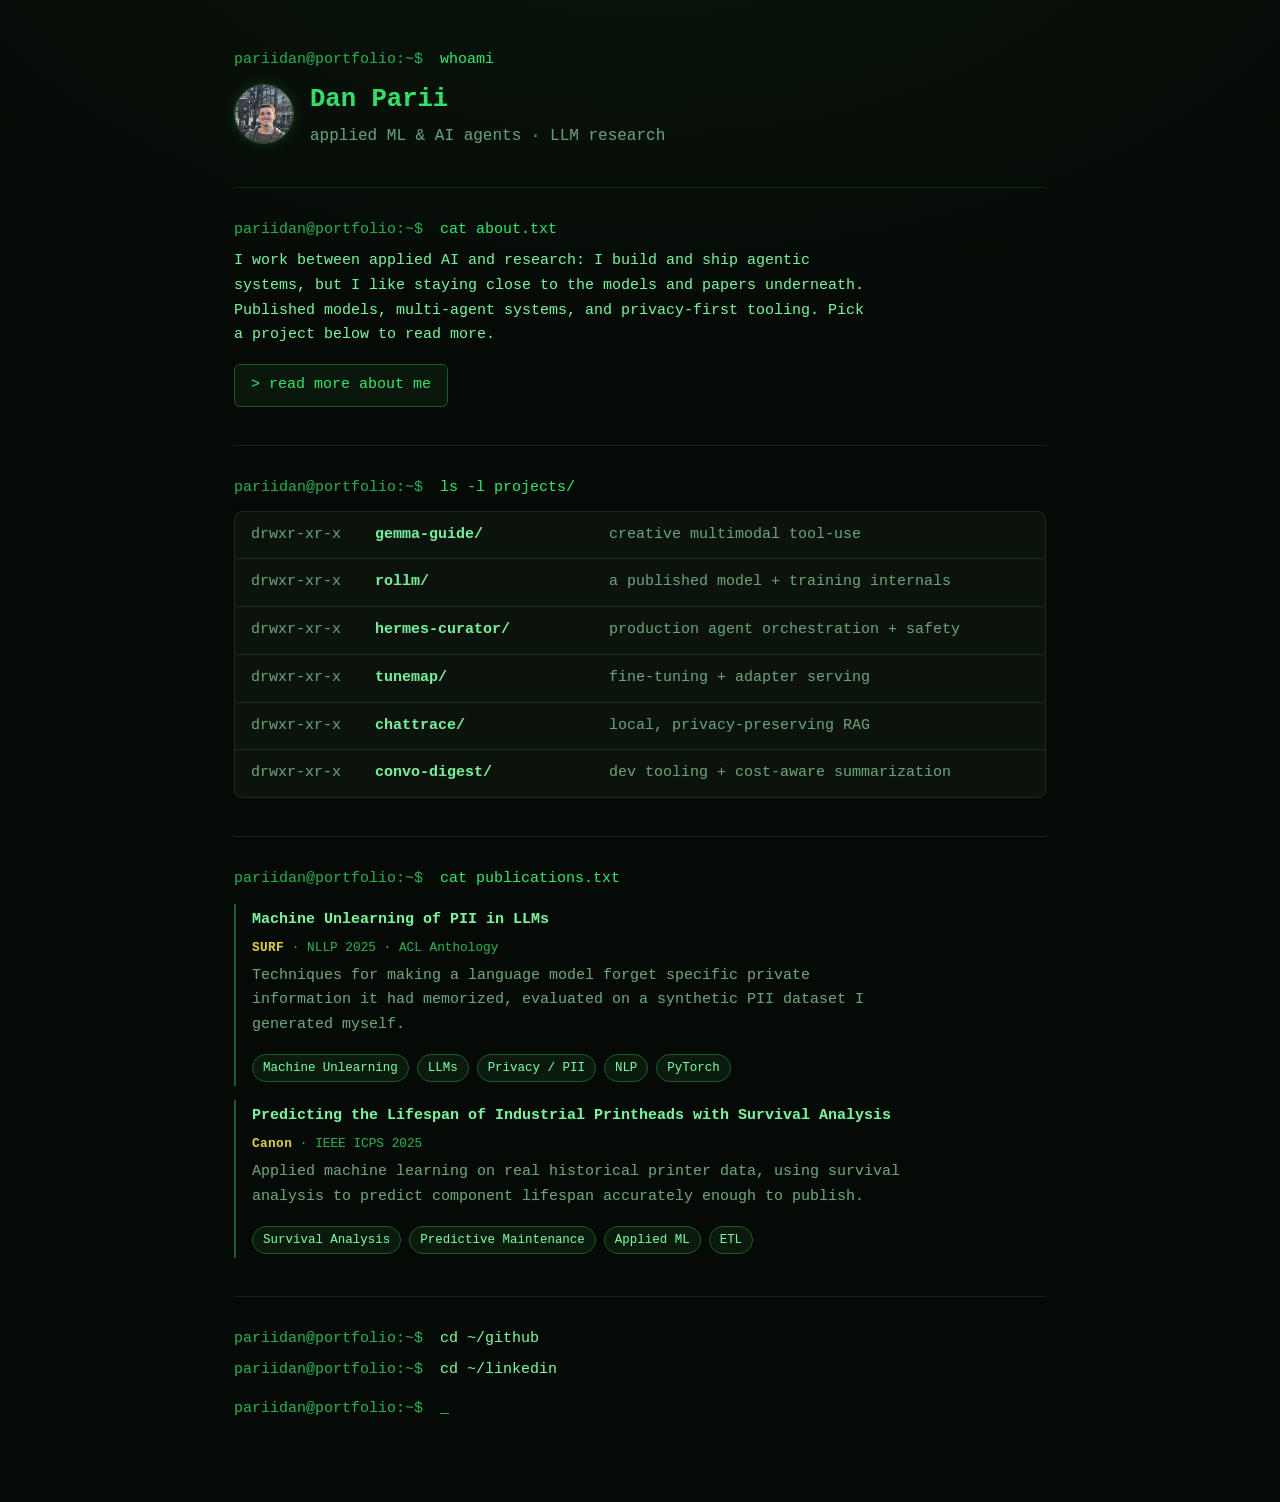
<file: index.html>
<!doctype html>
<html lang="en">
<head>
  <meta charset="utf-8" />
  <meta name="viewport" content="width=device-width, initial-scale=1" />
  <title>Dan Parii · ~/projects</title>
  <meta name="description" content="Projects and publications in applied ML, LLMs, and AI agents by Dan Parii." />
  <link rel="icon" type="image/svg+xml" href="assets/favicon.svg" />
  <meta property="og:type" content="website" />
  <meta property="og:title" content="Dan Parii · ~/projects" />
  <meta property="og:description" content="Projects and publications in applied ML, LLMs, and AI agents by Dan Parii." />
  <meta property="og:image" content="https://pariidandke.github.io/assets/og.png" />
  <meta property="og:url" content="https://pariidandke.github.io/" />
  <meta name="twitter:card" content="summary_large_image" />
  <meta name="twitter:title" content="Dan Parii · ~/projects" />
  <meta name="twitter:description" content="Projects and publications in applied ML, LLMs, and AI agents by Dan Parii." />
  <meta name="twitter:image" content="https://pariidandke.github.io/assets/og.png" />
  <link rel="stylesheet" href="style.css" />
</head>
<body class="crt">
  <div class="scanlines" aria-hidden="true"></div>

<main class="terminal">

  <div class="term-line"><span class="prompt">pariidan@portfolio:~$</span> whoami</div>
  <div class="idline">
    <img class="avatar" src="assets/me/photo.jpg" alt="Dan Parii" />
    <div class="idtext">
      <div class="term-out name">Dan Parii</div>
      <div class="term-out tagline-line muted">applied ML &amp; AI agents · LLM research</div>
    </div>
  </div>

  <div class="term-line"><span class="prompt">pariidan@portfolio:~$</span> cat about.txt</div>
  <div class="term-out">I work between applied AI and research: I build and ship agentic systems, but
  I like staying close to the models and papers underneath. Published models, multi-agent systems,
  and privacy-first tooling. Pick a project below to read more.</div>
  <div class="term-out"><a class="btn" href="about.html">&gt; read more about me</a></div>

  <div class="term-line"><span class="prompt">pariidan@portfolio:~$</span> ls -l projects/</div>
  <div class="listing">
    <a class="entry" href="projects/gemma-guide.html">
      <span class="perm">drwxr-xr-x</span><span class="dir">gemma-guide/</span><span class="beat">creative multimodal tool-use</span>
    </a>
    <a class="entry" href="projects/rollm.html">
      <span class="perm">drwxr-xr-x</span><span class="dir">rollm/</span><span class="beat">a published model + training internals</span>
    </a>
    <a class="entry" href="projects/hermes-curator.html">
      <span class="perm">drwxr-xr-x</span><span class="dir">hermes-curator/</span><span class="beat">production agent orchestration + safety</span>
    </a>
    <a class="entry" href="projects/tunemap.html">
      <span class="perm">drwxr-xr-x</span><span class="dir">tunemap/</span><span class="beat">fine-tuning + adapter serving</span>
    </a>
    <a class="entry" href="projects/chattrace.html">
      <span class="perm">drwxr-xr-x</span><span class="dir">chattrace/</span><span class="beat">local, privacy-preserving RAG</span>
    </a>
    <a class="entry" href="projects/convo-digest.html">
      <span class="perm">drwxr-xr-x</span><span class="dir">convo-digest/</span><span class="beat">dev tooling + cost-aware summarization</span>
    </a>
  </div>

  <div class="term-line"><span class="prompt">pariidan@portfolio:~$</span> cat publications.txt</div>
  <div class="pubs">
    <div class="pub">
      <div class="pub-title"><a href="pubs/pii-unlearning.html">Machine Unlearning of PII in LLMs</a></div>
      <div class="pub-venue"><span class="pub-co">SURF</span> · NLLP 2025 · ACL Anthology</div>
      <div class="pub-desc">Techniques for making a language model forget specific private information it had memorized, evaluated on a synthetic PII dataset I generated myself.</div>
      <ul class="tags pub-tags"><li>Machine Unlearning</li><li>LLMs</li><li>Privacy / PII</li><li>NLP</li><li>PyTorch</li></ul>
    </div>
    <div class="pub">
      <div class="pub-title"><a href="pubs/printhead-survival.html">Predicting the Lifespan of Industrial Printheads with Survival Analysis</a></div>
      <div class="pub-venue"><span class="pub-co">Canon</span> · IEEE ICPS 2025</div>
      <div class="pub-desc">Applied machine learning on real historical printer data, using survival analysis to predict component lifespan accurately enough to publish.</div>
      <ul class="tags pub-tags"><li>Survival Analysis</li><li>Predictive Maintenance</li><li>Applied ML</li><li>ETL</li></ul>
    </div>
  </div>

  <div class="term-line"><span class="prompt">pariidan@portfolio:~$</span> <a class="ext" href="https://github.com/pariidanDKE">cd ~/github</a></div>
  <div class="term-line same"><span class="prompt">pariidan@portfolio:~$</span> <a class="ext" href="https://www.linkedin.com/in/danparii27">cd ~/linkedin</a></div>
  <div class="term-line cursor"><span class="prompt">pariidan@portfolio:~$</span> <span class="blink">_</span></div>

</main>
</body>
</html>
</file>
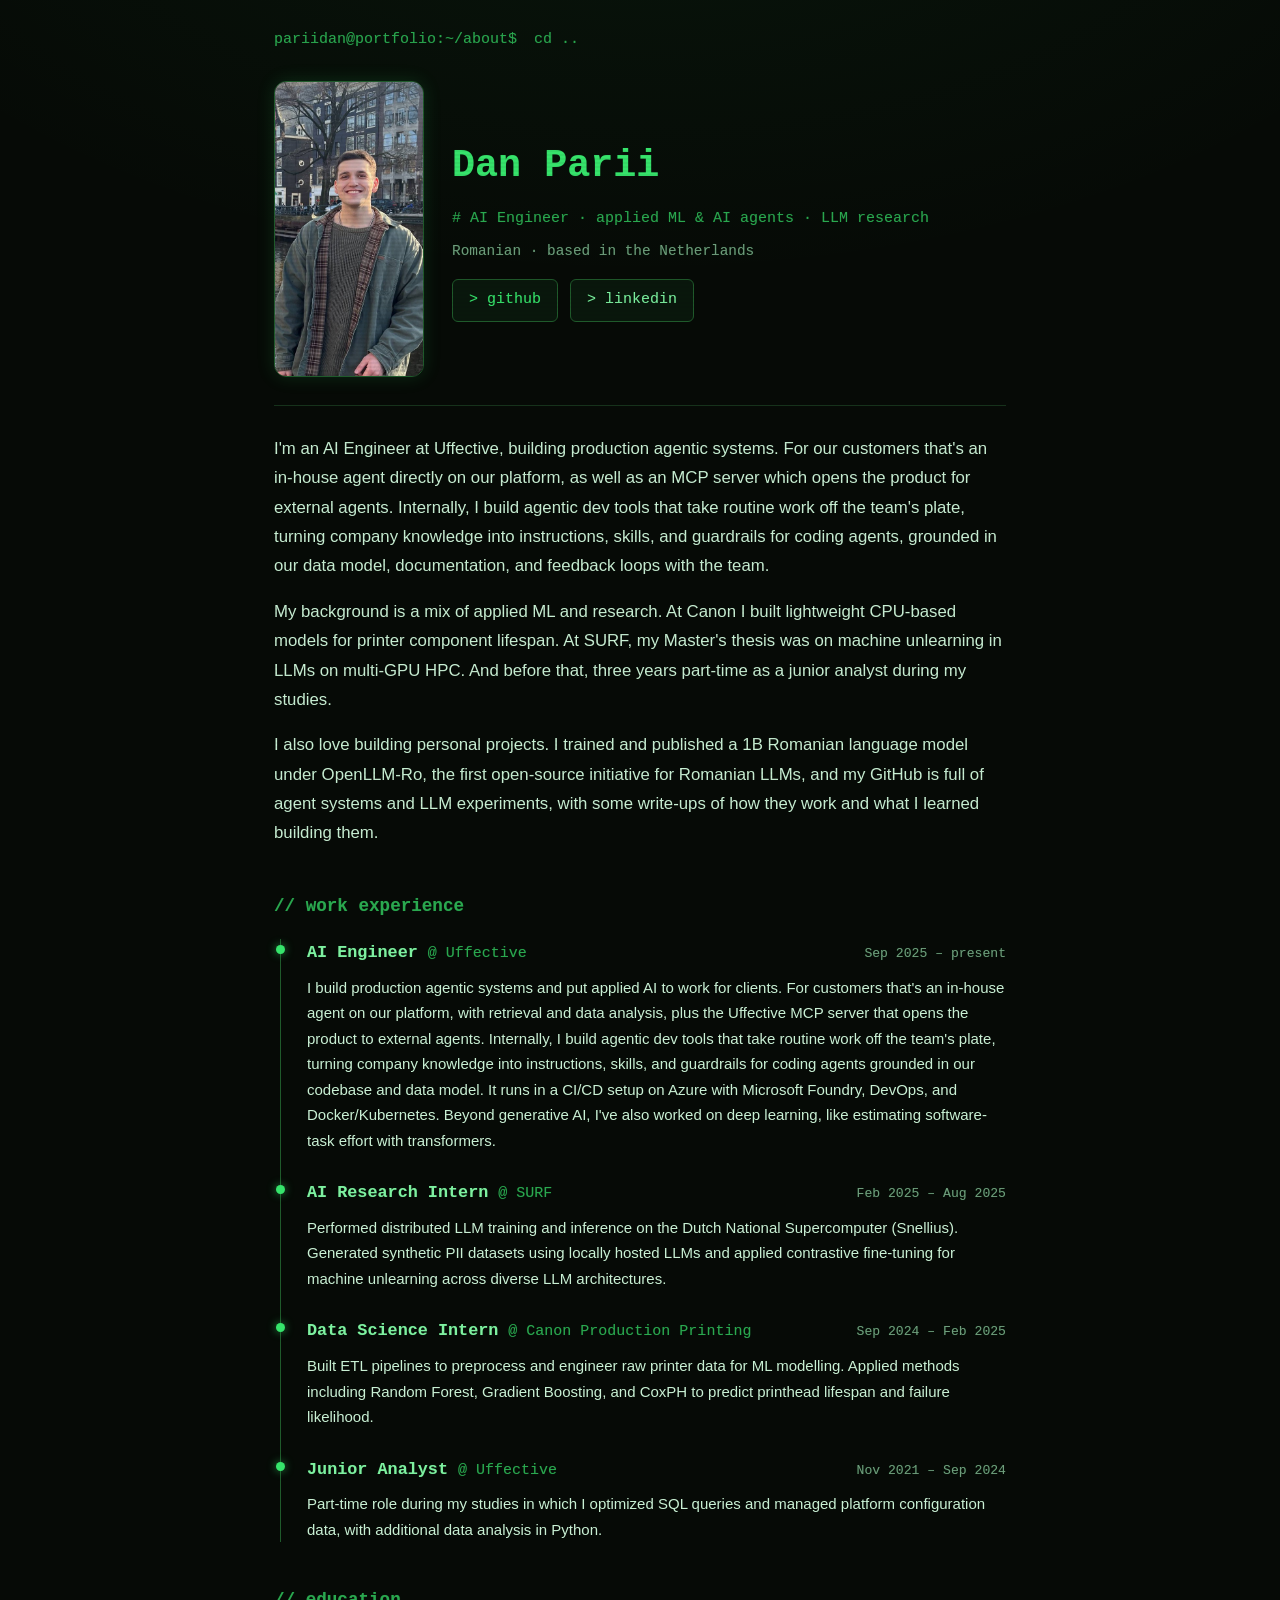
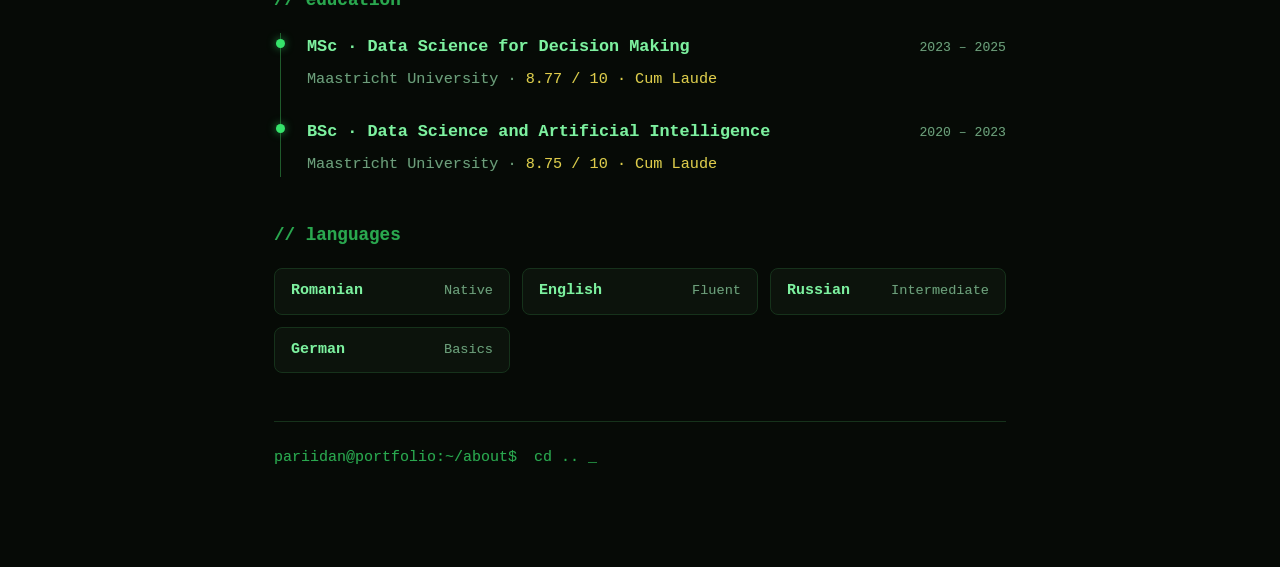
<file: about.html>
<!doctype html>
<html lang="en">
<head>
  <meta charset="utf-8" />
  <meta name="viewport" content="width=device-width, initial-scale=1" />
  <title>About · Dan Parii</title>
  <meta name="description" content="About Dan Parii, AI Engineer at Uffective, building production agentic systems." />
  <link rel="icon" type="image/svg+xml" href="assets/favicon.svg" />
  <meta property="og:type" content="website" />
  <meta property="og:title" content="About · Dan Parii" />
  <meta property="og:description" content="About Dan Parii, AI Engineer at Uffective, building production agentic systems." />
  <meta property="og:image" content="https://pariidandke.github.io/assets/og.png" />
  <meta property="og:url" content="https://pariidandke.github.io/" />
  <meta name="twitter:card" content="summary_large_image" />
  <meta name="twitter:title" content="About · Dan Parii" />
  <meta name="twitter:description" content="About Dan Parii, AI Engineer at Uffective, building production agentic systems." />
  <meta name="twitter:image" content="https://pariidandke.github.io/assets/og.png" />
  <link rel="stylesheet" href="style.css" />
</head>
<body class="crt">
  <div class="scanlines" aria-hidden="true"></div>

<main class="project">

  <nav class="backnav">
    <a href="index.html"><span class="prompt">pariidan@portfolio:~/about$</span> cd ..</a>
  </nav>

  <header class="about-head">
    <img class="about-photo" src="assets/me/photo.jpg" alt="Dan Parii" />
    <div class="about-intro">
      <h1>Dan Parii</h1>
      <p class="proj-beat"># AI Engineer · applied ML &amp; AI agents · LLM research</p>
      <p class="about-loc">Romanian · based in the Netherlands</p>
      <div class="links">
        <a class="btn" href="https://github.com/pariidanDKE">&gt; github</a>
        <a class="btn alt" href="https://www.linkedin.com/in/danparii27">&gt; linkedin</a>
      </div>
    </div>
  </header>

  <section class="prose">
    <p>I&#x27;m an AI Engineer at Uffective, building production agentic systems. For our customers that&#x27;s an in-house agent directly on our platform, as well as an MCP server which opens the product for external agents. Internally, I build agentic dev tools that take routine work off the team&#x27;s plate, turning company knowledge into instructions, skills, and guardrails for coding agents, grounded in our data model, documentation, and feedback loops with the team.</p>
    <p>My background is a mix of applied ML and research. At Canon I built lightweight CPU-based models for printer component lifespan. At SURF, my Master&#x27;s thesis was on machine unlearning in LLMs on multi-GPU HPC. And before that, three years part-time as a junior analyst during my studies.</p>
    <p>I also love building personal projects. I trained and published a 1B Romanian language model under OpenLLM-Ro, the first open-source initiative for Romanian LLMs, and my GitHub is full of agent systems and LLM experiments, with some write-ups of how they work and what I learned building them.</p>
  </section>

  <section class="role">
    <h2><span class="comment">// work experience</span></h2>
    <div class="timeline">
      <div class="tl-item">
        <div class="tl-head">
          <span class="tl-role">AI Engineer</span>
          <span class="tl-co">@ Uffective</span>
          <span class="tl-dates">Sep 2025 – present</span>
        </div>
        <p class="tl-desc">I build production agentic systems and put applied AI to work for clients. For customers that&#x27;s an in-house agent on our platform, with retrieval and data analysis, plus the Uffective MCP server that opens the product to external agents. Internally, I build agentic dev tools that take routine work off the team&#x27;s plate, turning company knowledge into instructions, skills, and guardrails for coding agents grounded in our codebase and data model. It runs in a CI/CD setup on Azure with Microsoft Foundry, DevOps, and Docker/Kubernetes. Beyond generative AI, I&#x27;ve also worked on deep learning, like estimating software-task effort with transformers.</p>
      </div>
      <div class="tl-item">
        <div class="tl-head">
          <span class="tl-role">AI Research Intern</span>
          <span class="tl-co">@ SURF</span>
          <span class="tl-dates">Feb 2025 – Aug 2025</span>
        </div>
        <p class="tl-desc">Performed distributed LLM training and inference on the Dutch National Supercomputer (Snellius). Generated synthetic PII datasets using locally hosted LLMs and applied contrastive fine-tuning for machine unlearning across diverse LLM architectures.</p>
      </div>
      <div class="tl-item">
        <div class="tl-head">
          <span class="tl-role">Data Science Intern</span>
          <span class="tl-co">@ Canon Production Printing</span>
          <span class="tl-dates">Sep 2024 – Feb 2025</span>
        </div>
        <p class="tl-desc">Built ETL pipelines to preprocess and engineer raw printer data for ML modelling. Applied methods including Random Forest, Gradient Boosting, and CoxPH to predict printhead lifespan and failure likelihood.</p>
      </div>
      <div class="tl-item">
        <div class="tl-head">
          <span class="tl-role">Junior Analyst</span>
          <span class="tl-co">@ Uffective</span>
          <span class="tl-dates">Nov 2021 – Sep 2024</span>
        </div>
        <p class="tl-desc">Part-time role during my studies in which I optimized SQL queries and managed platform configuration data, with additional data analysis in Python.</p>
      </div>
    </div>
  </section>

  <section class="role">
    <h2><span class="comment">// education</span></h2>
    <div class="timeline">
      <div class="tl-item">
        <div class="tl-head">
          <span class="tl-role">MSc · Data Science for Decision Making</span>
          <span class="tl-dates">2023 – 2025</span>
        </div>
        <p class="tl-sub">Maastricht University · <span class="tl-grade">8.77 / 10 · Cum Laude</span></p>
      </div>
      <div class="tl-item">
        <div class="tl-head">
          <span class="tl-role">BSc · Data Science and Artificial Intelligence</span>
          <span class="tl-dates">2020 – 2023</span>
        </div>
        <p class="tl-sub">Maastricht University · <span class="tl-grade">8.75 / 10 · Cum Laude</span></p>
      </div>
    </div>
  </section>

  <section class="role">
    <h2><span class="comment">// languages</span></h2>
    <ul class="langs">
      <li><span class="lang">Romanian</span><span class="lang-level">Native</span></li>
      <li><span class="lang">English</span><span class="lang-level">Fluent</span></li>
      <li><span class="lang">Russian</span><span class="lang-level">Intermediate</span></li>
      <li><span class="lang">German</span><span class="lang-level">Basics</span></li>
    </ul>
  </section>

  <footer class="proj-foot">
    <a href="index.html"><span class="prompt">pariidan@portfolio:~/about$</span> cd .. <span class="blink">_</span></a>
  </footer>
</main>
</body>
</html>
</file>
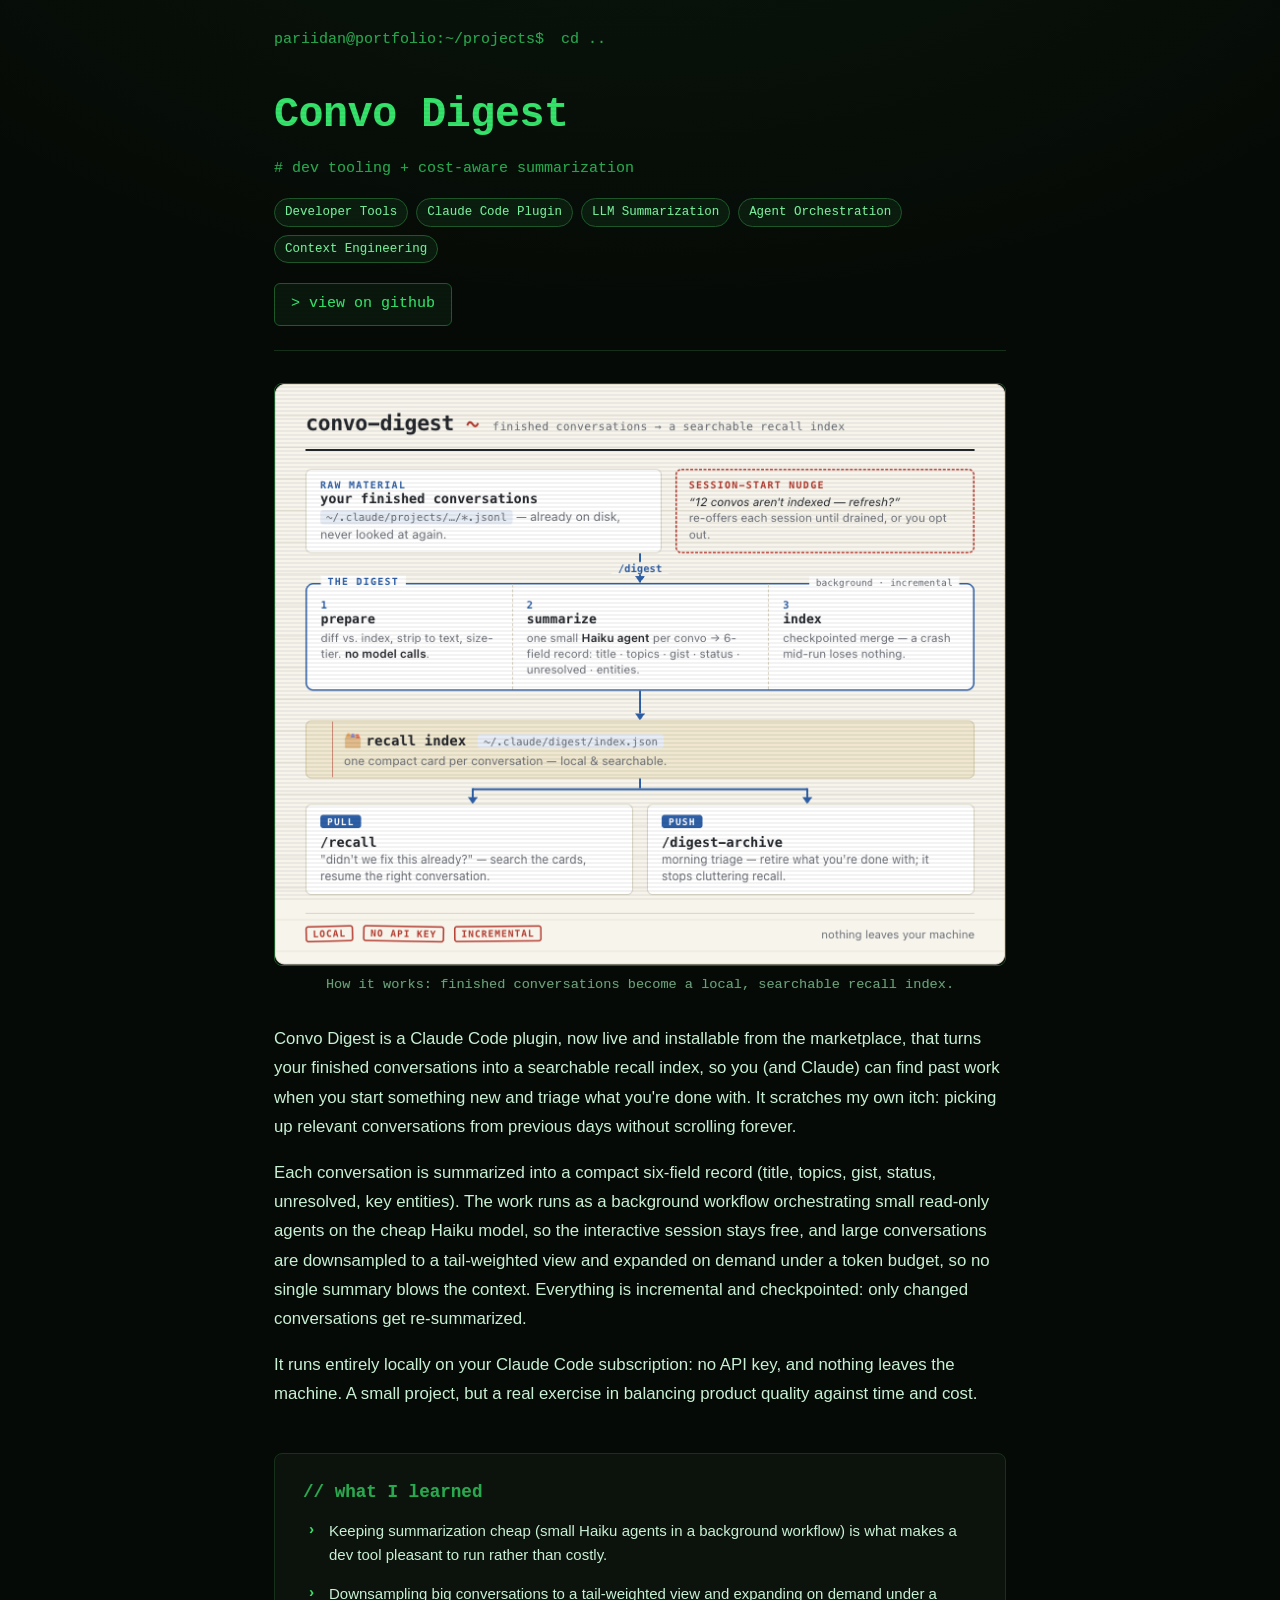
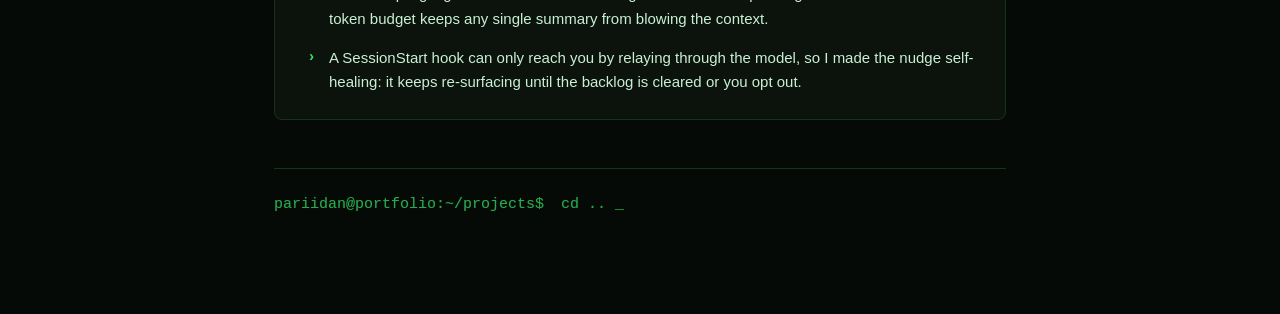
<file: projects/convo-digest.html>
<!doctype html>
<html lang="en">
<head>
  <meta charset="utf-8" />
  <meta name="viewport" content="width=device-width, initial-scale=1" />
  <title>Convo Digest · Dan Parii</title>
  <meta name="description" content="Convo Digest: a Claude Code plugin for local conversation recall. A project by Dan Parii." />
  <link rel="icon" type="image/svg+xml" href="../assets/favicon.svg" />
  <meta property="og:type" content="website" />
  <meta property="og:title" content="Convo Digest · Dan Parii" />
  <meta property="og:description" content="Convo Digest: a Claude Code plugin for local conversation recall. A project by Dan Parii." />
  <meta property="og:image" content="https://pariidandke.github.io/assets/og.png" />
  <meta property="og:url" content="https://pariidandke.github.io/" />
  <meta name="twitter:card" content="summary_large_image" />
  <meta name="twitter:title" content="Convo Digest · Dan Parii" />
  <meta name="twitter:description" content="Convo Digest: a Claude Code plugin for local conversation recall. A project by Dan Parii." />
  <meta name="twitter:image" content="https://pariidandke.github.io/assets/og.png" />
  <link rel="stylesheet" href="../style.css" />
</head>
<body class="crt">
  <div class="scanlines" aria-hidden="true"></div>

<main class="project">

  <nav class="backnav">
    <a href="../index.html"><span class="prompt">pariidan@portfolio:~/projects$</span> cd ..</a>
  </nav>

  <header class="proj-head">
    <h1>Convo Digest</h1>
    <p class="proj-beat"># dev tooling + cost-aware summarization</p>

    <ul class="tags">
      <li>Developer Tools</li>
      <li>Claude Code Plugin</li>
      <li>LLM Summarization</li>
      <li>Agent Orchestration</li>
      <li>Context Engineering</li>
    </ul>
    <div class="links"><a class="btn" href="https://github.com/pariidanDKE/convo-digest">&gt; view on github</a></div>
  </header>

  <figure class="hero wide">
    <img src="../assets/convo-digest/flow.png" alt="Convo Digest flow: finished conversations to a searchable recall index, via a background prepare / summarize / index pipeline, then /recall and /digest-archive." loading="lazy" />
    <figcaption>How it works: finished conversations become a local, searchable recall index.</figcaption>
  </figure>

  <section class="prose">
    <p>Convo Digest is a Claude Code plugin, now live and installable from the marketplace, that turns your finished conversations into a searchable recall index, so you (and Claude) can find past work when you start something new and triage what you're done with. It scratches my own itch: picking up relevant conversations from previous days without scrolling forever.</p>
    <p>Each conversation is summarized into a compact six-field record (title, topics, gist, status, unresolved, key entities). The work runs as a background workflow orchestrating small read-only agents on the cheap Haiku model, so the interactive session stays free, and large conversations are downsampled to a tail-weighted view and expanded on demand under a token budget, so no single summary blows the context. Everything is incremental and checkpointed: only changed conversations get re-summarized.</p>
    <p>It runs entirely locally on your Claude Code subscription: no API key, and nothing leaves the machine. A small project, but a real exercise in balancing product quality against time and cost.</p>
  </section>

  <section class="learned">
    <h2><span class="comment">// what I learned</span></h2>
    <ul>
      <li>Keeping summarization cheap (small Haiku agents in a background workflow) is what makes a dev tool pleasant to run rather than costly.</li>
      <li>Downsampling big conversations to a tail-weighted view and expanding on demand under a token budget keeps any single summary from blowing the context.</li>
      <li>A SessionStart hook can only reach you by relaying through the model, so I made the nudge self-healing: it keeps re-surfacing until the backlog is cleared or you opt out.</li>
    </ul>
  </section>

  <footer class="proj-foot">
    <a href="../index.html"><span class="prompt">pariidan@portfolio:~/projects$</span> cd .. <span class="blink">_</span></a>
  </footer>
</main>
</body>
</html>
</file>
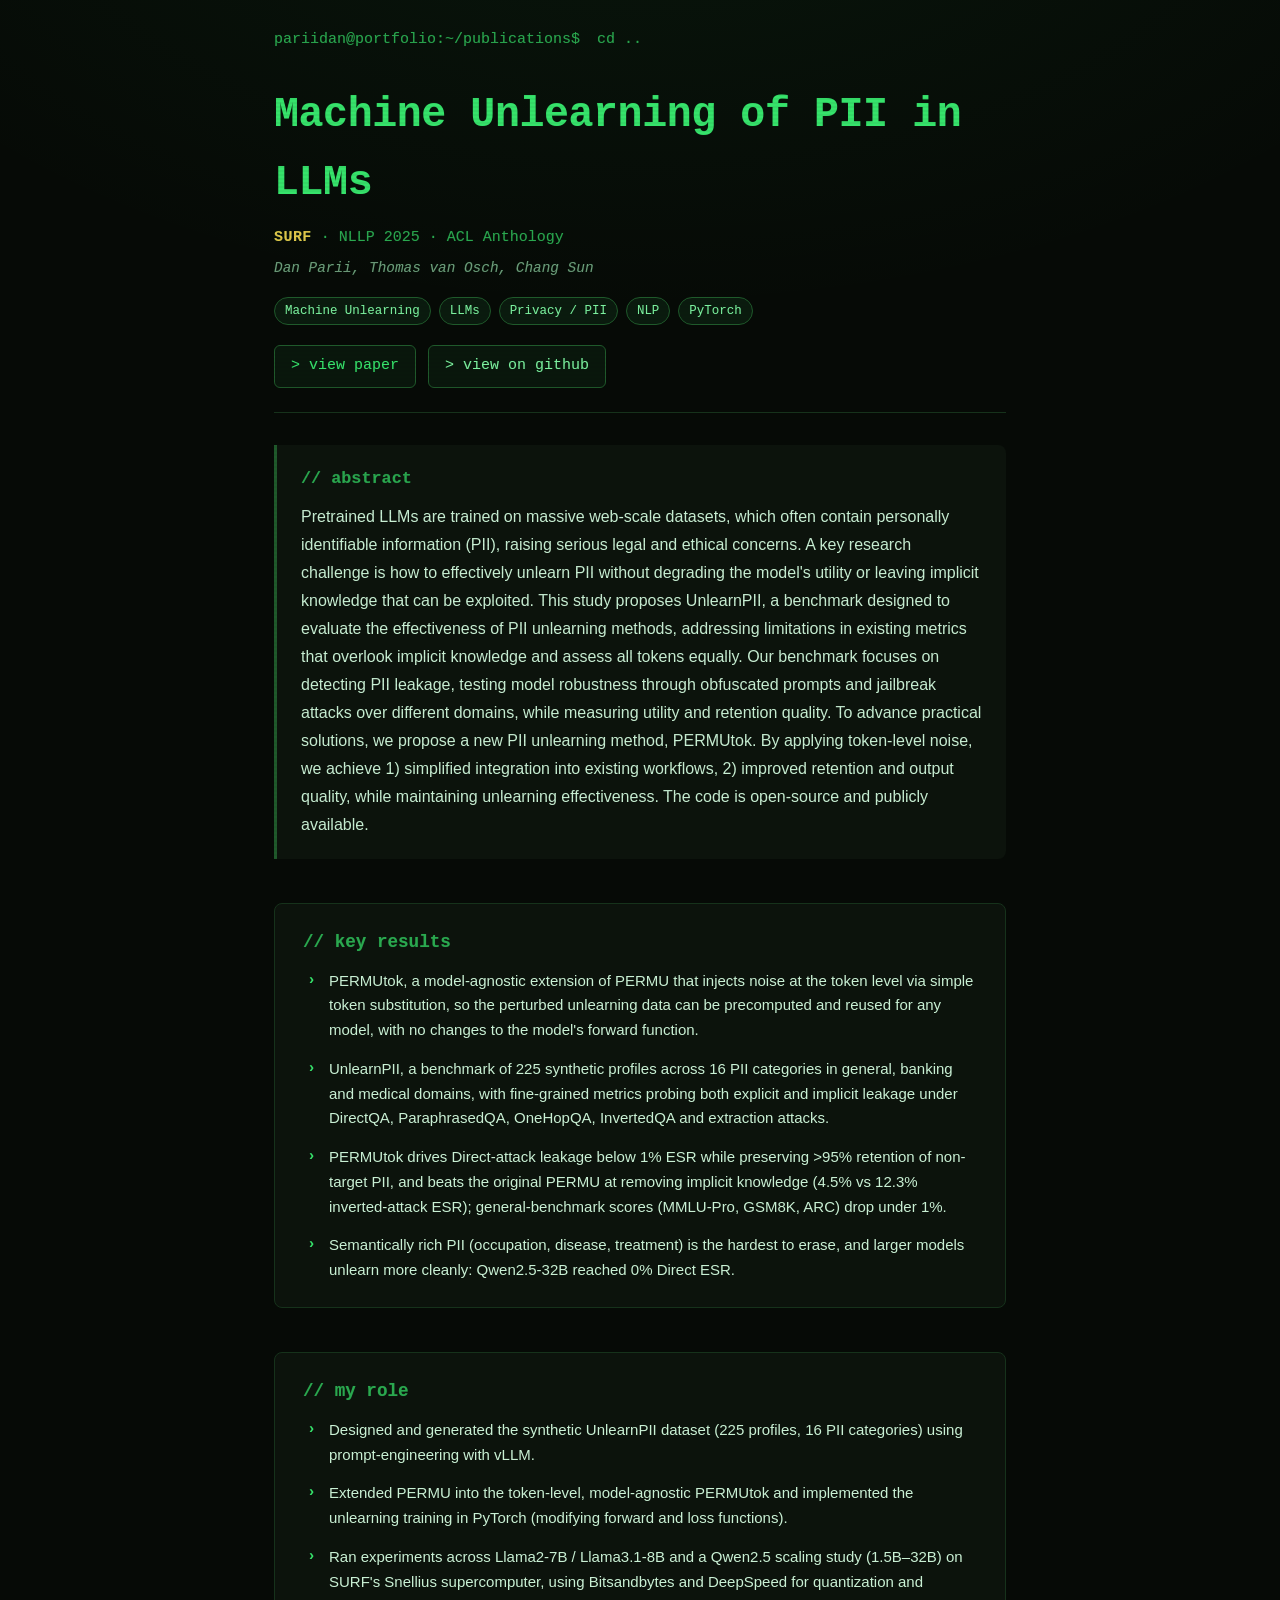
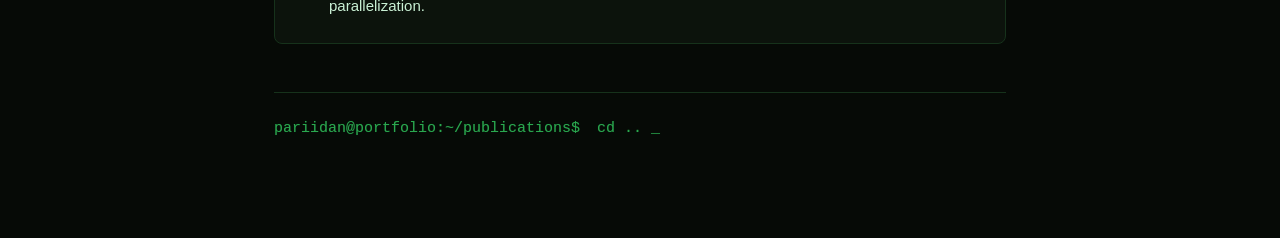
<file: pubs/pii-unlearning.html>
<!doctype html>
<html lang="en">
<head>
  <meta charset="utf-8" />
  <meta name="viewport" content="width=device-width, initial-scale=1" />
  <title>Machine Unlearning of PII in LLMs · Dan Parii</title>
  <meta name="description" content="Machine Unlearning of PII in LLMs (SURF, NLLP 2025 · ACL Anthology). A publication by Dan Parii." />
  <link rel="icon" type="image/svg+xml" href="../assets/favicon.svg" />
  <meta property="og:type" content="website" />
  <meta property="og:title" content="Machine Unlearning of PII in LLMs · Dan Parii" />
  <meta property="og:description" content="Machine Unlearning of PII in LLMs (SURF, NLLP 2025 · ACL Anthology). A publication by Dan Parii." />
  <meta property="og:image" content="https://pariidandke.github.io/assets/og.png" />
  <meta property="og:url" content="https://pariidandke.github.io/" />
  <meta name="twitter:card" content="summary_large_image" />
  <meta name="twitter:title" content="Machine Unlearning of PII in LLMs · Dan Parii" />
  <meta name="twitter:description" content="Machine Unlearning of PII in LLMs (SURF, NLLP 2025 · ACL Anthology). A publication by Dan Parii." />
  <meta name="twitter:image" content="https://pariidandke.github.io/assets/og.png" />
  <link rel="stylesheet" href="../style.css" />
</head>
<body class="crt">
  <div class="scanlines" aria-hidden="true"></div>

<main class="project">

  <nav class="backnav">
    <a href="../index.html"><span class="prompt">pariidan@portfolio:~/publications$</span> cd ..</a>
  </nav>

  <header class="proj-head">
    <h1>Machine Unlearning of PII in LLMs</h1>
    <p class="proj-beat"><span class="pub-co">SURF</span> · NLLP 2025 · ACL Anthology</p>
    <p class="authors">Dan Parii, Thomas van Osch, Chang Sun</p>
    <ul class="tags">
      <li>Machine Unlearning</li>
      <li>LLMs</li>
      <li>Privacy / PII</li>
      <li>NLP</li>
      <li>PyTorch</li>
    </ul>
    <div class="links"><a class="btn" href="https://aclanthology.org/2025.nllp-1.6/">&gt; view paper</a><a class="btn alt" href="https://github.com/pariidanDKE/Toward-Practical-PII-Unlearning">&gt; view on github</a></div>
  </header>

  <section class="abstract">
    <h2><span class="comment">// abstract</span></h2>
    <p>Pretrained LLMs are trained on massive web-scale datasets, which often contain personally identifiable information (PII), raising serious legal and ethical concerns. A key research challenge is how to effectively unlearn PII without degrading the model&#x27;s utility or leaving implicit knowledge that can be exploited. This study proposes UnlearnPII, a benchmark designed to evaluate the effectiveness of PII unlearning methods, addressing limitations in existing metrics that overlook implicit knowledge and assess all tokens equally. Our benchmark focuses on detecting PII leakage, testing model robustness through obfuscated prompts and jailbreak attacks over different domains, while measuring utility and retention quality. To advance practical solutions, we propose a new PII unlearning method, PERMUtok. By applying token-level noise, we achieve 1) simplified integration into existing workflows, 2) improved retention and output quality, while maintaining unlearning effectiveness. The code is open-source and publicly available.</p>
  </section>

  <section class="learned">
    <h2><span class="comment">// key results</span></h2>
    <ul>
      <li>PERMUtok, a model-agnostic extension of PERMU that injects noise at the token level via simple token substitution, so the perturbed unlearning data can be precomputed and reused for any model, with no changes to the model&#x27;s forward function.</li>
      <li>UnlearnPII, a benchmark of 225 synthetic profiles across 16 PII categories in general, banking and medical domains, with fine-grained metrics probing both explicit and implicit leakage under DirectQA, ParaphrasedQA, OneHopQA, InvertedQA and extraction attacks.</li>
      <li>PERMUtok drives Direct-attack leakage below 1% ESR while preserving &gt;95% retention of non-target PII, and beats the original PERMU at removing implicit knowledge (4.5% vs 12.3% inverted-attack ESR); general-benchmark scores (MMLU-Pro, GSM8K, ARC) drop under 1%.</li>
      <li>Semantically rich PII (occupation, disease, treatment) is the hardest to erase, and larger models unlearn more cleanly: Qwen2.5-32B reached 0% Direct ESR.</li>
    </ul>
  </section>

  <section class="learned">
    <h2><span class="comment">// my role</span></h2>
    <ul>
      <li>Designed and generated the synthetic UnlearnPII dataset (225 profiles, 16 PII categories) using prompt-engineering with vLLM.</li>
      <li>Extended PERMU into the token-level, model-agnostic PERMUtok and implemented the unlearning training in PyTorch (modifying forward and loss functions).</li>
      <li>Ran experiments across Llama2-7B / Llama3.1-8B and a Qwen2.5 scaling study (1.5B–32B) on SURF&#x27;s Snellius supercomputer, using Bitsandbytes and DeepSpeed for quantization and parallelization.</li>
    </ul>
  </section>

  <footer class="proj-foot">
    <a href="../index.html"><span class="prompt">pariidan@portfolio:~/publications$</span> cd .. <span class="blink">_</span></a>
  </footer>
</main>
</body>
</html>
</file>
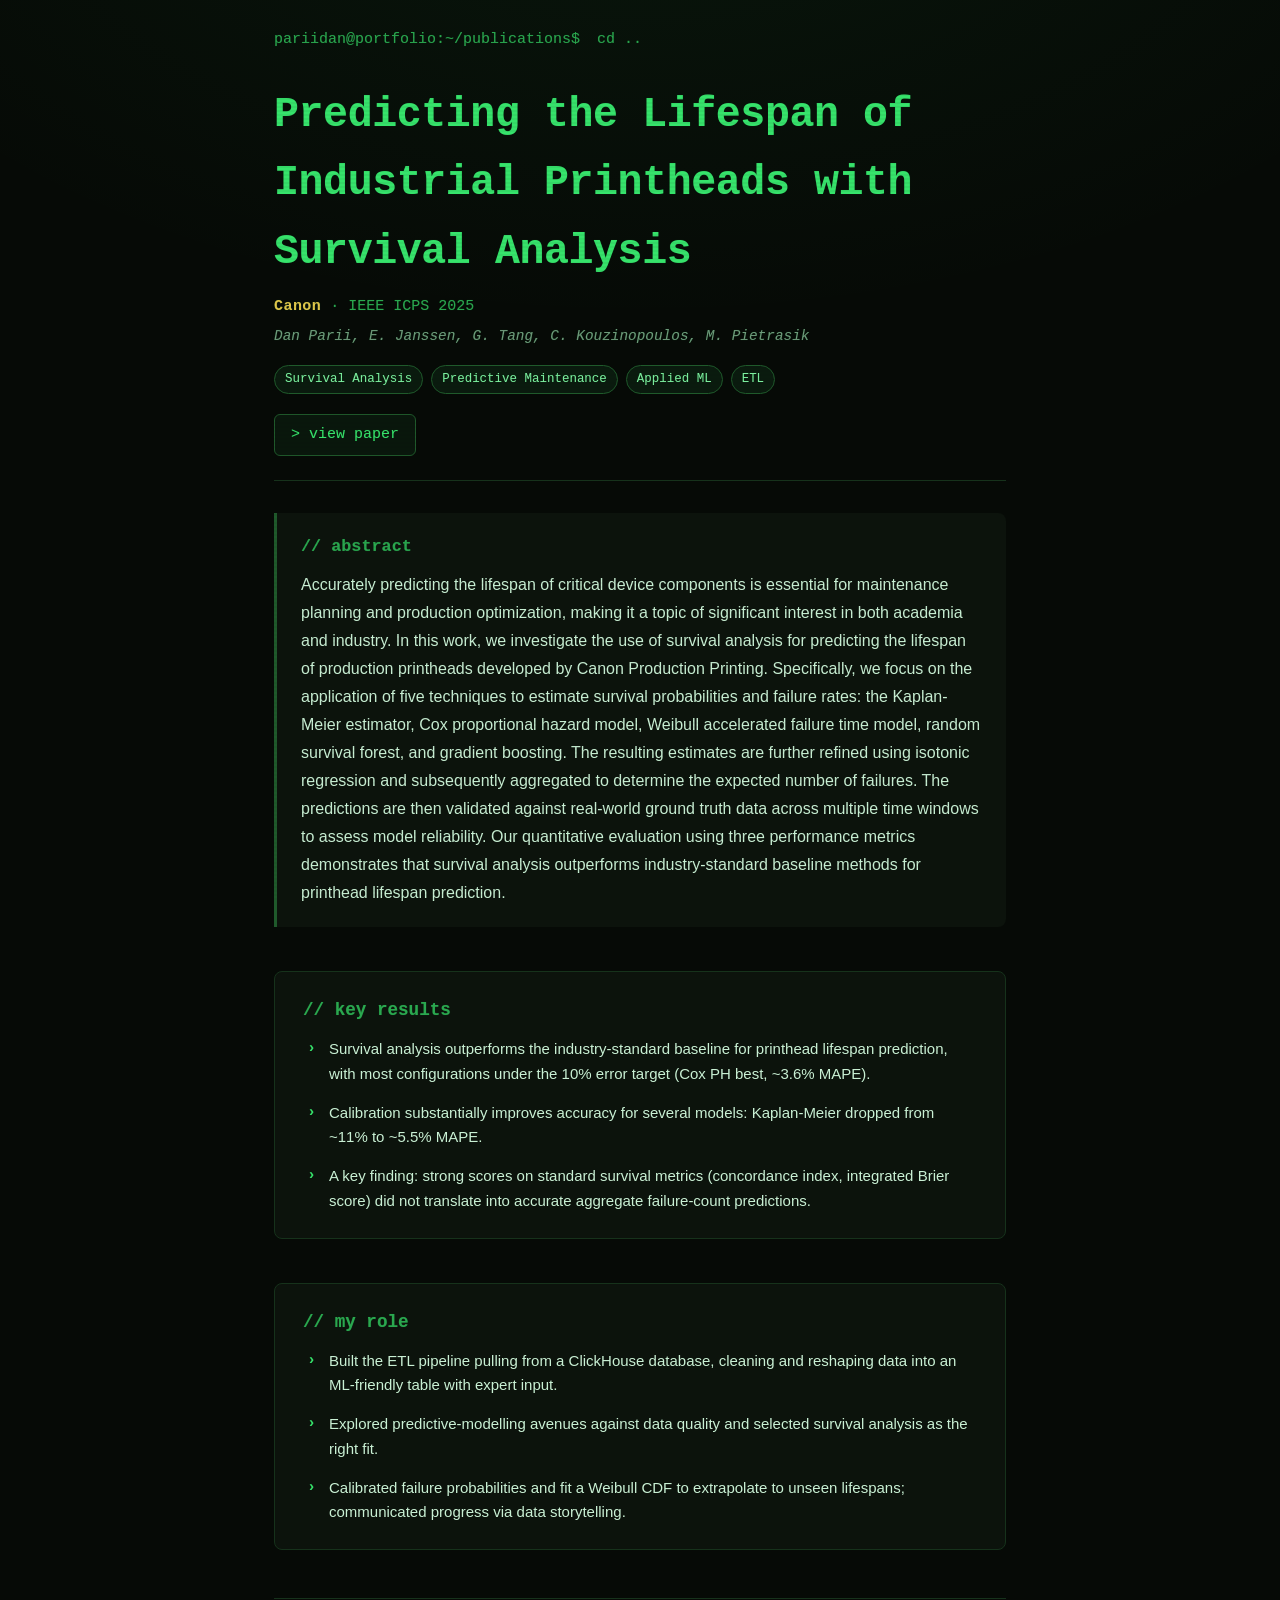
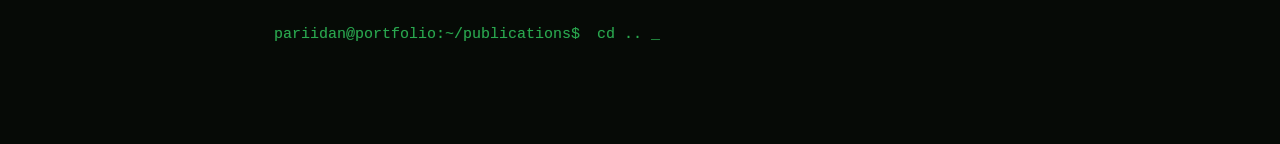
<file: pubs/printhead-survival.html>
<!doctype html>
<html lang="en">
<head>
  <meta charset="utf-8" />
  <meta name="viewport" content="width=device-width, initial-scale=1" />
  <title>Predicting the Lifespan of Industrial Printheads with Survival Analysis · Dan Parii</title>
  <meta name="description" content="Predicting the Lifespan of Industrial Printheads with Survival Analysis (Canon, IEEE ICPS 2025). A publication by Dan Parii." />
  <link rel="icon" type="image/svg+xml" href="../assets/favicon.svg" />
  <meta property="og:type" content="website" />
  <meta property="og:title" content="Predicting the Lifespan of Industrial Printheads with Survival Analysis · Dan Parii" />
  <meta property="og:description" content="Predicting the Lifespan of Industrial Printheads with Survival Analysis (Canon, IEEE ICPS 2025). A publication by Dan Parii." />
  <meta property="og:image" content="https://pariidandke.github.io/assets/og.png" />
  <meta property="og:url" content="https://pariidandke.github.io/" />
  <meta name="twitter:card" content="summary_large_image" />
  <meta name="twitter:title" content="Predicting the Lifespan of Industrial Printheads with Survival Analysis · Dan Parii" />
  <meta name="twitter:description" content="Predicting the Lifespan of Industrial Printheads with Survival Analysis (Canon, IEEE ICPS 2025). A publication by Dan Parii." />
  <meta name="twitter:image" content="https://pariidandke.github.io/assets/og.png" />
  <link rel="stylesheet" href="../style.css" />
</head>
<body class="crt">
  <div class="scanlines" aria-hidden="true"></div>

<main class="project">

  <nav class="backnav">
    <a href="../index.html"><span class="prompt">pariidan@portfolio:~/publications$</span> cd ..</a>
  </nav>

  <header class="proj-head">
    <h1>Predicting the Lifespan of Industrial Printheads with Survival Analysis</h1>
    <p class="proj-beat"><span class="pub-co">Canon</span> · IEEE ICPS 2025</p>
    <p class="authors">Dan Parii, E. Janssen, G. Tang, C. Kouzinopoulos, M. Pietrasik</p>
    <ul class="tags">
      <li>Survival Analysis</li>
      <li>Predictive Maintenance</li>
      <li>Applied ML</li>
      <li>ETL</li>
    </ul>
    <div class="links"><a class="btn" href="https://ieeexplore.ieee.org/document/11087918">&gt; view paper</a></div>
  </header>

  <section class="abstract">
    <h2><span class="comment">// abstract</span></h2>
    <p>Accurately predicting the lifespan of critical device components is essential for maintenance planning and production optimization, making it a topic of significant interest in both academia and industry. In this work, we investigate the use of survival analysis for predicting the lifespan of production printheads developed by Canon Production Printing. Specifically, we focus on the application of five techniques to estimate survival probabilities and failure rates: the Kaplan-Meier estimator, Cox proportional hazard model, Weibull accelerated failure time model, random survival forest, and gradient boosting. The resulting estimates are further refined using isotonic regression and subsequently aggregated to determine the expected number of failures. The predictions are then validated against real-world ground truth data across multiple time windows to assess model reliability. Our quantitative evaluation using three performance metrics demonstrates that survival analysis outperforms industry-standard baseline methods for printhead lifespan prediction.</p>
  </section>

  <section class="learned">
    <h2><span class="comment">// key results</span></h2>
    <ul>
      <li>Survival analysis outperforms the industry-standard baseline for printhead lifespan prediction, with most configurations under the 10% error target (Cox PH best, ~3.6% MAPE).</li>
      <li>Calibration substantially improves accuracy for several models: Kaplan-Meier dropped from ~11% to ~5.5% MAPE.</li>
      <li>A key finding: strong scores on standard survival metrics (concordance index, integrated Brier score) did not translate into accurate aggregate failure-count predictions.</li>
    </ul>
  </section>

  <section class="learned">
    <h2><span class="comment">// my role</span></h2>
    <ul>
      <li>Built the ETL pipeline pulling from a ClickHouse database, cleaning and reshaping data into an ML-friendly table with expert input.</li>
      <li>Explored predictive-modelling avenues against data quality and selected survival analysis as the right fit.</li>
      <li>Calibrated failure probabilities and fit a Weibull CDF to extrapolate to unseen lifespans; communicated progress via data storytelling.</li>
    </ul>
  </section>

  <footer class="proj-foot">
    <a href="../index.html"><span class="prompt">pariidan@portfolio:~/publications$</span> cd .. <span class="blink">_</span></a>
  </footer>
</main>
</body>
</html>
</file>
<file: style.css>
/* ============================================================
   Terminal + modern portfolio — Dan Parii
   Landing: green CRT terminal.  Project pages: dark & readable.
   ============================================================ */

:root {
  --bg: #060a06;
  --bg-soft: #0c130c;
  --panel: #0e160e;
  --border: #16321b;
  --border-bright: #1f5a2b;
  --green: #36e36b;          /* primary terminal green */
  --green-dim: #2aa84f;
  --green-soft: #7ef0a0;
  --text: #c9f0d4;           /* readable body on project pages */
  --muted: #6f9c7c;
  --amber: #e3c84a;
  --mono: ui-monospace, "SF Mono", SFMono-Regular, "JetBrains Mono", Menlo,
    Consolas, "Liberation Mono", monospace;
  --sans: ui-sans-serif, -apple-system, BlinkMacSystemFont, "Segoe UI", Roboto,
    Helvetica, Arial, sans-serif;
  --maxw: 860px;
}

* { box-sizing: border-box; }
html { scroll-behavior: smooth; }

body {
  margin: 0;
  background:
    radial-gradient(900px 500px at 50% -10%, rgba(54, 227, 107, 0.06), transparent),
    var(--bg);
  color: var(--green);
  font-family: var(--mono);
  font-size: 15px;
  line-height: 1.65;
  -webkit-font-smoothing: antialiased;
  min-height: 100vh;
}

a { color: var(--green-soft); text-decoration: none; }
a:hover { color: #fff; }

/* ---- CRT scanline overlay (subtle) ---- */
.scanlines {
  pointer-events: none;
  position: fixed;
  inset: 0;
  z-index: 50;
  background: repeating-linear-gradient(
    to bottom,
    rgba(0, 0, 0, 0) 0,
    rgba(0, 0, 0, 0) 2px,
    rgba(0, 0, 0, 0.18) 3px,
    rgba(0, 0, 0, 0) 4px
  );
  mix-blend-mode: multiply;
  opacity: 0.5;
}
.crt { text-shadow: 0 0 1px rgba(54, 227, 107, 0.25); }

@media (prefers-reduced-motion: no-preference) {
  .blink { animation: blink 1.1s steps(1) infinite; }
}
@keyframes blink { 50% { opacity: 0; } }

/* ============================================================
   LANDING — terminal
   ============================================================ */
.terminal {
  max-width: var(--maxw);
  margin: 0 auto;
  padding: 48px 24px 80px;
}

.term-line {
  margin-top: 38px;
  padding-top: 30px;
  border-top: 1px solid rgba(54, 227, 107, 0.14);
  word-break: break-word;
}
.term-line:first-child { margin-top: 0; padding-top: 0; border-top: none; }
/* lines that belong to the previous exchange — no divider, tight spacing */
.term-line.same { margin-top: 6px; padding-top: 0; border-top: none; }
.prompt { color: var(--green-dim); margin-right: 8px; user-select: none; }
.term-out { color: var(--green-soft); margin: 6px 0 0; max-width: 70ch; }
.term-out.name { font-size: 1.6rem; font-weight: 700; color: var(--green); }
.term-out .btn { margin-top: 10px; }

/* landing avatar */
.idline { display: flex; align-items: center; gap: 16px; margin-top: 6px; }
.idtext { min-width: 0; }
.idline .term-out.name { margin-top: 0; }
.tagline-line { margin-top: 2px; font-size: 1rem; }
.avatar {
  width: 60px;
  height: 60px;
  flex: 0 0 60px;
  aspect-ratio: 1 / 1;
  border-radius: 50%;
  object-fit: cover;
  object-position: center 14%;
  border: 1px solid var(--border-bright);
  box-shadow: 0 0 12px rgba(54, 227, 107, 0.18);
  filter: saturate(0.9);
}
.muted { color: var(--muted); font-weight: 400; font-size: 1rem; }

/* project listing (ls -l) */
.listing {
  margin-top: 10px;
  border: 1px solid var(--border);
  border-radius: 8px;
  background: var(--bg-soft);
  overflow: hidden;
}
.entry {
  display: grid;
  grid-template-columns: 110px minmax(150px, 220px) 1fr auto;
  gap: 14px;
  align-items: baseline;
  padding: 11px 16px;
  border-bottom: 1px solid var(--border);
  color: var(--green);
  transition: background 0.12s, color 0.12s;
}
.entry:last-child { border-bottom: none; }
.entry:hover { background: rgba(54, 227, 107, 0.1); color: #fff; }
.entry .perm { color: var(--muted); }
.entry .dir { color: var(--green-soft); font-weight: 600; }
.entry:hover .dir { color: #fff; }
.entry .beat { color: var(--muted); }
.entry .wip {
  color: var(--amber);
  font-size: 0.82em;
  border: 1px solid rgba(227, 200, 74, 0.4);
  padding: 0 6px;
  border-radius: 4px;
}

/* publications on landing */
.pubs { margin-top: 12px; display: flex; flex-direction: column; gap: 14px; }
.pub {
  border-left: 2px solid var(--border-bright);
  padding: 4px 0 4px 16px;
}
.pub-title { color: var(--green-soft); font-weight: 600; }
.pub-venue { color: var(--green-dim); font-size: 0.85em; margin-top: 4px; }
.pub-co {
  color: var(--amber);
  font-weight: 700;
  letter-spacing: 0.03em;
}
.pub-desc { color: var(--muted); margin-top: 6px; max-width: 72ch; }
.pub-tags { margin-top: 10px; }

.ext { color: var(--green-soft); }
.cursor { margin-top: 14px; padding-top: 0; border-top: none; }

/* ============================================================
   PROJECT PAGES — dark & readable
   ============================================================ */
.project {
  max-width: 780px;
  margin: 0 auto;
  padding: 28px 24px 96px;
}

.backnav { margin-bottom: 28px; }
.backnav a { color: var(--green-dim); }
.backnav a:hover { color: var(--green-soft); }

.proj-head { border-bottom: 1px solid var(--border); padding-bottom: 24px; }
.proj-head h1 {
  font-family: var(--mono);
  font-size: clamp(1.8rem, 5vw, 2.6rem);
  margin: 0;
  color: var(--green);
  letter-spacing: -0.01em;
}
.proj-head h1 .sub { font-size: 0.5em; color: var(--muted); font-weight: 400; }
.proj-beat { color: var(--green-dim); margin: 8px 0 0; }
.authors { color: var(--muted); font-size: 0.9rem; margin: 6px 0 0; font-style: italic; }

.wip-badge {
  display: inline-block;
  margin-top: 12px;
  color: var(--amber);
  border: 1px solid rgba(227, 200, 74, 0.4);
  background: rgba(227, 200, 74, 0.08);
  padding: 2px 10px;
  border-radius: 4px;
  font-size: 0.82rem;
}

.tags {
  list-style: none;
  padding: 0;
  margin: 16px 0 0;
  display: flex;
  flex-wrap: wrap;
  gap: 8px;
}
.tags li {
  font-size: 0.78rem;
  color: var(--green-soft);
  background: rgba(54, 227, 107, 0.08);
  border: 1px solid var(--border-bright);
  padding: 3px 10px;
  border-radius: 999px;
}

.links { display: flex; flex-wrap: wrap; gap: 12px; margin-top: 20px; }
.btn {
  font-family: var(--mono);
  display: inline-block;
  color: var(--green);
  border: 1px solid var(--border-bright);
  background: rgba(54, 227, 107, 0.06);
  padding: 8px 16px;
  border-radius: 6px;
  transition: background 0.12s, color 0.12s, border-color 0.12s;
}
.btn:hover { background: var(--green); color: #04210d; border-color: var(--green); }
.btn.alt { color: var(--green-soft); }

/* figures */
figure { margin: 0; }
.hero { margin: 32px 0 8px; }
figure img {
  display: block;
  width: 100%;
  height: auto;
  border: 1px solid var(--border-bright);
  border-radius: 8px;
  background: #000;
}
figure.tall img { width: auto; max-width: 100%; max-height: 70vh; margin: 0 auto; }
figcaption {
  color: var(--muted);
  font-size: 0.85rem;
  margin-top: 8px;
  text-align: center;
}

/* readable prose */
.prose {
  font-family: var(--sans);
  color: var(--text);
  font-size: 1.05rem;
  line-height: 1.75;
  margin: 28px 0;
  text-shadow: none;
}
.prose p { margin: 0 0 16px; }

/* abstract block */
.abstract {
  margin: 32px 0;
  border-left: 3px solid var(--border-bright);
  background: var(--bg-soft);
  border-radius: 0 8px 8px 0;
  padding: 20px 24px;
}
.abstract h2 { margin: 0 0 10px; font-size: 1.05rem; font-family: var(--mono); }
.abstract p {
  font-family: var(--sans);
  color: var(--text);
  font-size: 1rem;
  line-height: 1.75;
  margin: 0;
  text-shadow: none;
}

.gallery {
  display: grid;
  grid-template-columns: repeat(auto-fit, minmax(260px, 1fr));
  gap: 20px;
  align-items: start;
  margin: 8px 0 8px;
}

/* what I learned */
.learned {
  margin-top: 44px;
  border: 1px solid var(--border);
  border-radius: 8px;
  background: var(--bg-soft);
  padding: 24px 28px;
}
.learned h2 { margin: 0 0 12px; font-size: 1.1rem; font-family: var(--mono); }
.comment { color: var(--green-dim); }
.learned ul {
  font-family: var(--sans);
  color: var(--text);
  margin: 0;
  padding-left: 0;
  list-style: none;
  text-shadow: none;
}
.learned li {
  position: relative;
  padding-left: 26px;
  margin: 0 0 14px;
  line-height: 1.65;
}
.learned li:last-child { margin-bottom: 0; }
.learned li::before {
  content: "›";
  position: absolute;
  left: 4px;
  color: var(--green);
  font-family: var(--mono);
  font-weight: 700;
}

/* about page */
.about-head {
  display: flex;
  align-items: center;
  gap: 28px;
  border-bottom: 1px solid var(--border);
  padding-bottom: 28px;
}
.about-photo {
  width: 150px;
  flex: none;
  border-radius: 12px;
  border: 1px solid var(--border-bright);
  box-shadow: 0 0 18px rgba(54, 227, 107, 0.15);
  object-fit: cover;
}
.about-intro h1 {
  font-family: var(--mono);
  font-size: clamp(1.8rem, 5vw, 2.4rem);
  margin: 0;
  color: var(--green);
}
.about-loc { color: var(--muted); font-size: 0.9rem; margin: 8px 0 0; }
.about-intro .links { margin-top: 16px; }

.role { margin-top: 44px; }
.role > h2 { font-family: var(--mono); font-size: 1.1rem; margin: 0 0 18px; }

/* timeline (experience + education) */
.timeline { border-left: 1px solid var(--border-bright); margin-left: 6px; }
.tl-item { position: relative; padding: 0 0 26px 26px; }
.tl-item:last-child { padding-bottom: 0; }
.tl-item::before {
  content: "";
  position: absolute;
  left: -5px;
  top: 6px;
  width: 9px;
  height: 9px;
  border-radius: 50%;
  background: var(--green);
  box-shadow: 0 0 8px rgba(54, 227, 107, 0.6);
}
.tl-head { display: flex; flex-wrap: wrap; align-items: baseline; gap: 4px 10px; }
.tl-role { font-family: var(--mono); color: var(--green-soft); font-weight: 700; font-size: 1.05rem; }
.tl-co { font-family: var(--mono); color: var(--green-dim); }
.tl-dates {
  margin-left: auto;
  color: var(--muted);
  font-size: 0.82rem;
  white-space: nowrap;
}
.tl-desc {
  font-family: var(--sans);
  color: var(--text);
  line-height: 1.7;
  margin: 8px 0 0;
  text-shadow: none;
}
.tl-sub { color: var(--muted); margin: 6px 0 0; font-size: 0.95rem; }
.tl-grade { color: var(--amber); }

/* languages */
.langs {
  list-style: none;
  margin: 0;
  padding: 0;
  display: grid;
  grid-template-columns: repeat(auto-fit, minmax(180px, 1fr));
  gap: 12px;
}
.langs li {
  display: flex;
  justify-content: space-between;
  align-items: baseline;
  gap: 12px;
  border: 1px solid var(--border);
  background: var(--bg-soft);
  border-radius: 8px;
  padding: 10px 16px;
}
.lang { color: var(--green-soft); font-weight: 600; }
.lang-level { color: var(--muted); font-size: 0.85rem; }

@media (max-width: 560px) {
  .about-head { flex-direction: column; align-items: flex-start; text-align: left; }
  .about-photo { width: 130px; }
}

.proj-foot {
  margin-top: 48px;
  padding-top: 24px;
  border-top: 1px solid var(--border);
}
.proj-foot a { color: var(--green-dim); }
.proj-foot a:hover { color: var(--green-soft); }

@media (max-width: 560px) {
  .entry {
    grid-template-columns: 1fr auto;
    gap: 4px 10px;
  }
  .entry .perm { display: none; }
  .entry .beat { grid-column: 1 / -1; }
}
</file>
